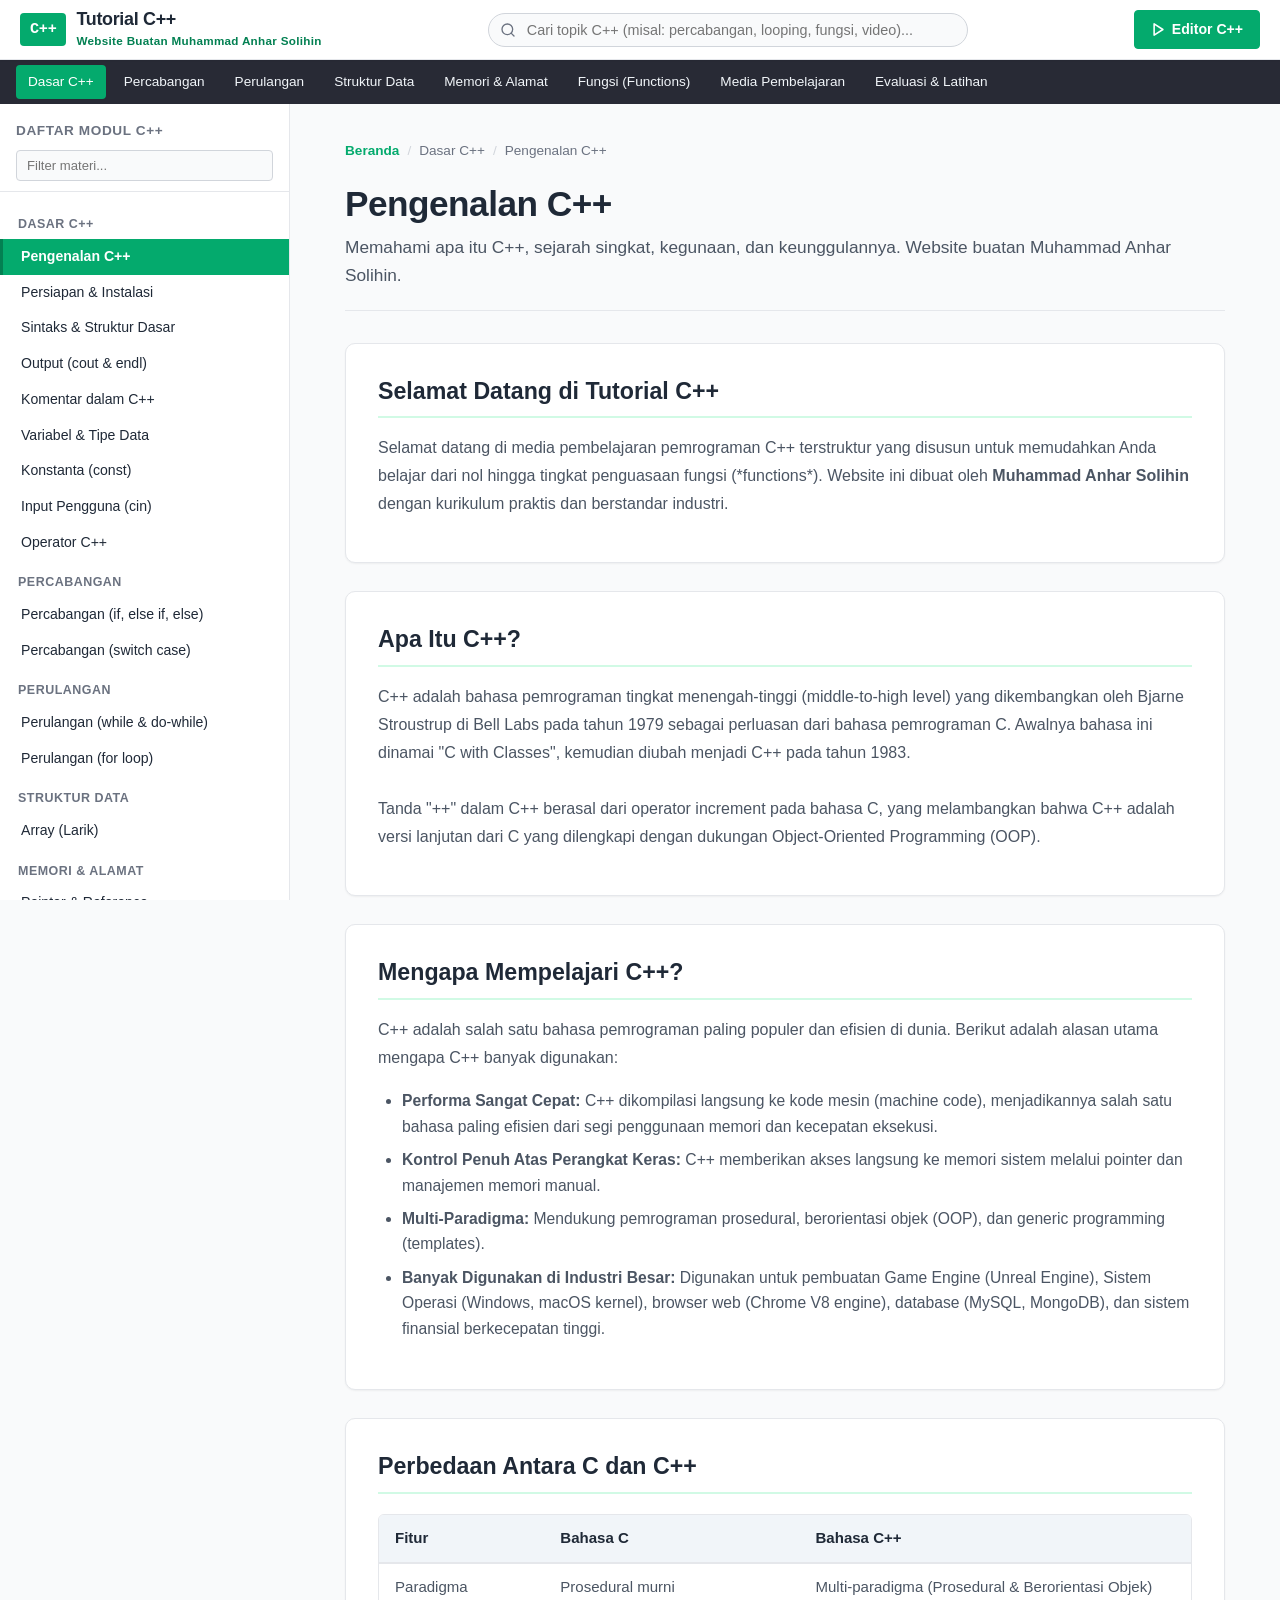
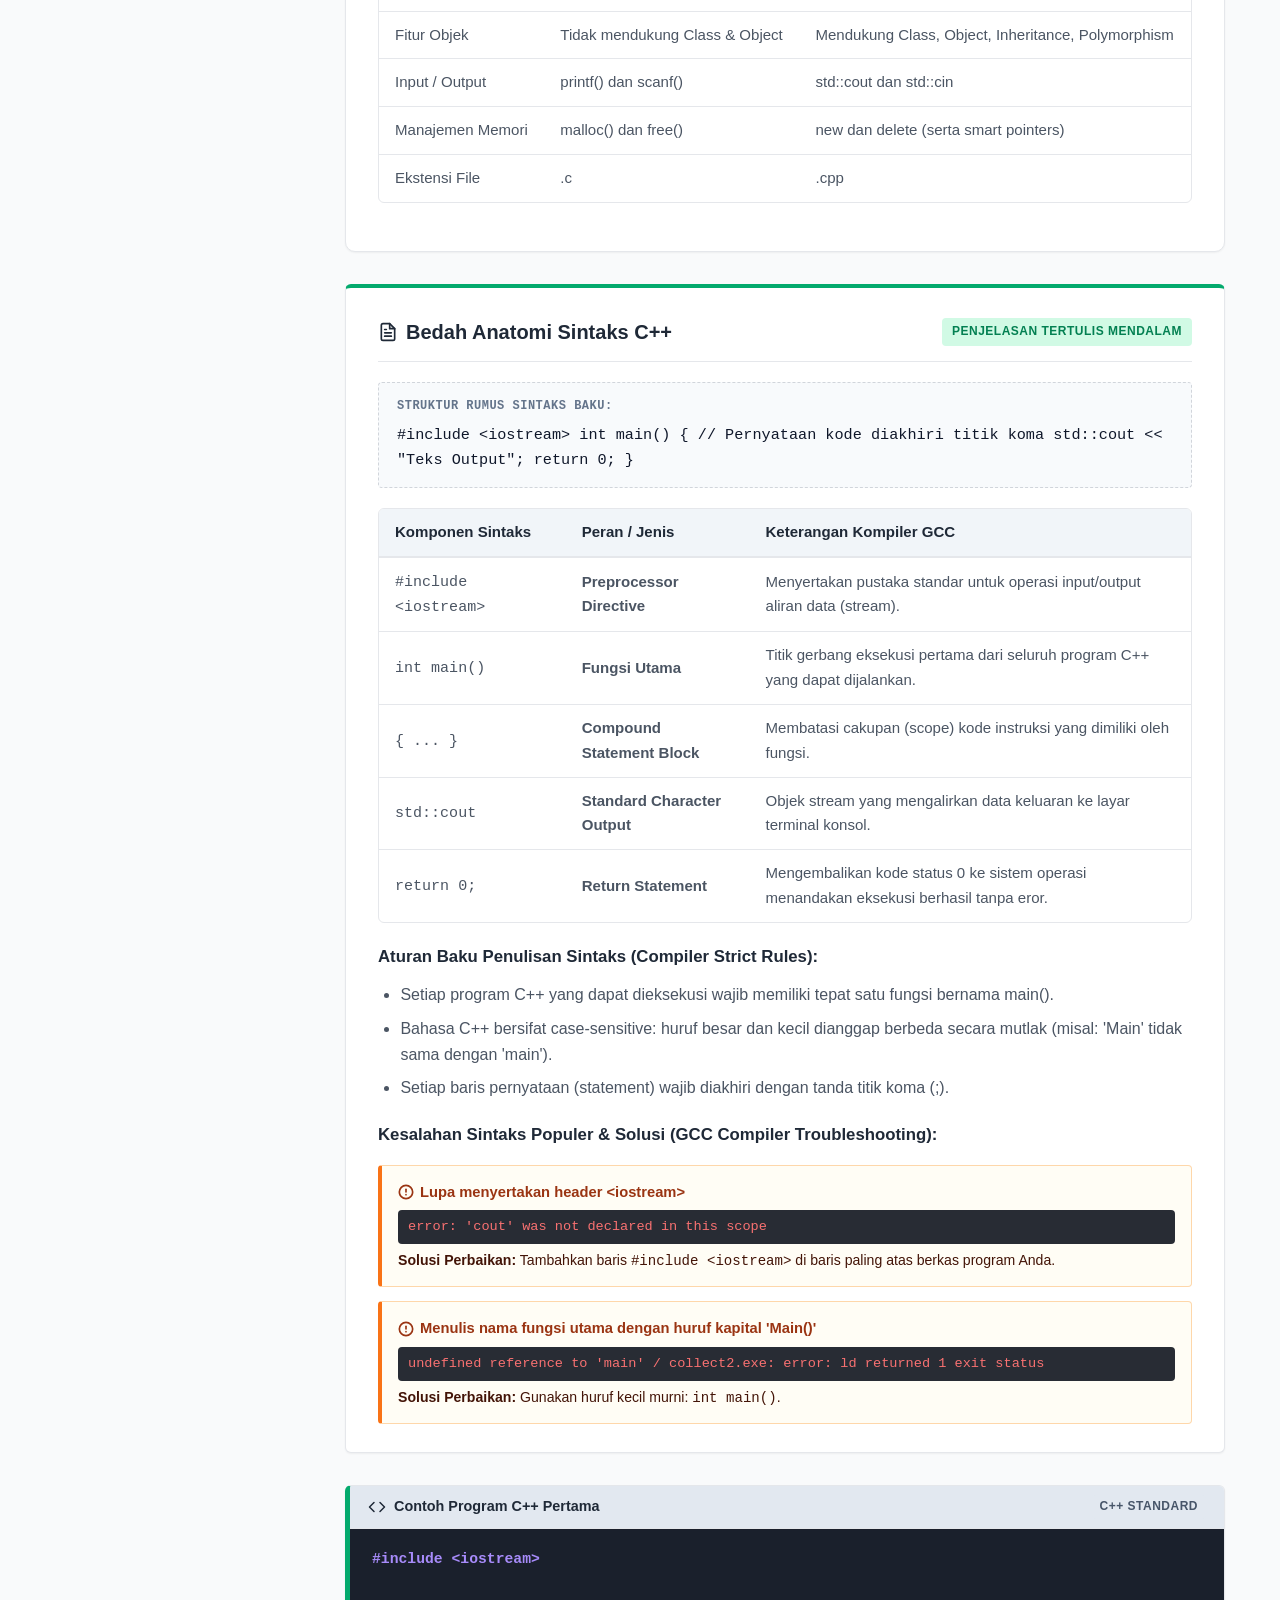
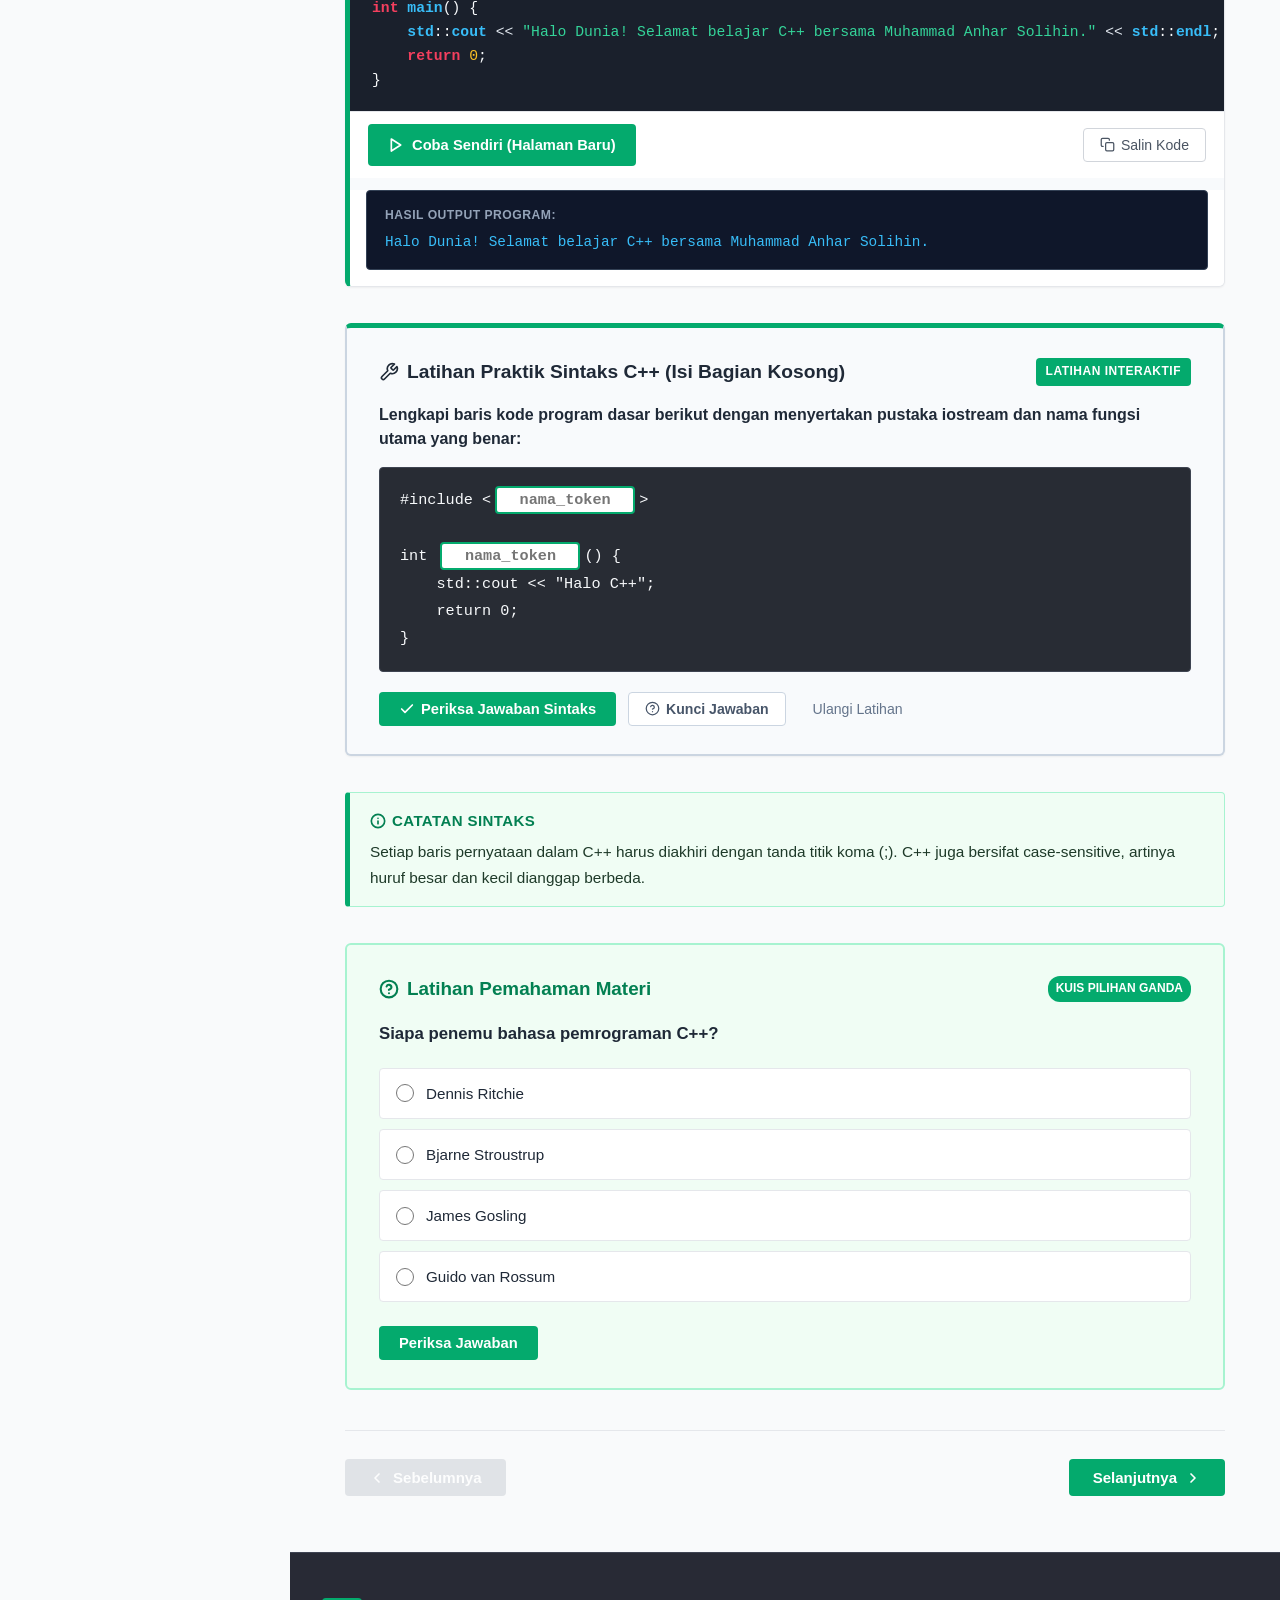
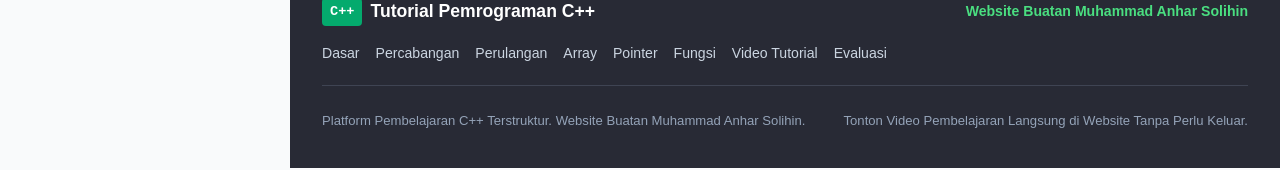
<file: index.html>
<!DOCTYPE html>
<html lang="id">
<head>
  <meta charset="UTF-8">
  <meta name="viewport" content="width=device-width, initial-scale=1.0, viewport-fit=cover">
  <meta name="description" content="Tutorial Belajar Pemrograman C++ Lengkap dari Dasar hingga Function. Website Pembelajaran Interaktif Buatan Muhammad Anhar Solihin dengan Pemutar Video Terintegrasi.">
  <meta name="keywords" content="C++, Belajar C++, Tutorial C++, Pemrograman C++, Dasar C++, Fungsi C++, W3Schools C++, Muhammad Anhar Solihin">
  <meta name="author" content="Muhammad Anhar Solihin">
  <meta name="referrer" content="strict-origin-when-cross-origin">
  <title>Tutorial C++ | Website Buatan Muhammad Anhar Solihin</title>
  
  <link rel="stylesheet" href="css/style.css?v=2.1">
  <link rel="icon" href="data:image/svg+xml,<svg xmlns='http://www.w3.org/2000/svg' viewBox='0 0 100 100'><rect width='100' height='100' rx='20' fill='%2304AA6D'/><text x='50%' y='65%' font-size='52' font-weight='bold' text-anchor='middle' fill='%23ffffff' font-family='monospace'>C++</text></svg>">
</head>
<body>

  <!-- ========================================================================
       TOP NAVIGATION BAR
       ======================================================================== -->
  <header class="top-nav" id="topNav">
    <div class="top-nav-left">
      <button class="mobile-menu-btn" id="mobileMenuBtn" aria-label="Buka Menu Topik">
        <svg width="24" height="24" viewBox="0 0 24 24" fill="none" stroke="currentColor" stroke-width="2" stroke-linecap="round" stroke-linejoin="round">
          <line x1="3" y1="12" x2="21" y2="12"></line>
          <line x1="3" y1="6" x2="21" y2="6"></line>
          <line x1="3" y1="18" x2="21" y2="18"></line>
        </svg>
      </button>

      <a href="index.html" class="brand-logo" title="Tutorial Pemrograman C++ - Muhammad Anhar Solihin">
        <span class="brand-badge">C++</span>
        <div class="brand-text">
          <span class="brand-title">Tutorial C++</span>
          <span class="brand-subtitle">Website Buatan Muhammad Anhar Solihin</span>
        </div>
      </a>
    </div>

    <div class="top-nav-center">
      <div class="search-box">
        <svg class="search-icon" width="16" height="16" viewBox="0 0 24 24" fill="none" stroke="currentColor" stroke-width="2" stroke-linecap="round" stroke-linejoin="round">
          <circle cx="11" cy="11" r="8"></circle>
          <line x1="21" y1="21" x2="16.65" y2="16.65"></line>
        </svg>
        <input type="text" id="mainSearch" class="search-input" placeholder="Cari topik C++ (misal: percabangan, looping, fungsi, video)..." autocomplete="off">
      </div>
    </div>

    <div class="top-nav-right">
      <a href="editor.html" target="_blank" class="nav-action-btn btn-primary" id="topNavRunBtn" title="Buka Editor Interaktif di Halaman Baru">
        <svg width="15" height="15" viewBox="0 0 24 24" fill="none" stroke="currentColor" stroke-width="2.5" stroke-linecap="round" stroke-linejoin="round">
          <polygon points="5 3 19 12 5 21 5 3"></polygon>
        </svg>
        <span class="btn-quick-run-text">Editor C++</span>
      </a>
    </div>
  </header>

  <!-- ========================================================================
       SUBHEADER CATEGORY SCROLLER
       ======================================================================== -->
  <nav class="sub-nav" aria-label="Kategori Materi">
    <div class="sub-nav-track" id="subNavTrack">
      <!-- Dinamis melalui JavaScript -->
    </div>
  </nav>

  <!-- ========================================================================
       MAIN APP CONTAINER (SIDEBAR & CONTENT)
       ======================================================================== -->
  <div class="app-container">
    
    <!-- Mobile Backdrop -->
    <div class="sidebar-backdrop" id="sidebarBackdrop"></div>

    <!-- Left Sidebar -->
    <aside class="sidebar" id="sidebar">
      <div class="sidebar-header">
        <div class="sidebar-title">Daftar Modul C++</div>
        <input type="text" id="sidebarSearch" class="sidebar-search" placeholder="Filter materi..." autocomplete="off">
      </div>
      <div class="sidebar-content" id="sidebarContent">
        <!-- Render dinamis dari TOPICS_DATA -->
      </div>
    </aside>

    <!-- Main Content Wrapper -->
    <main class="main-wrapper" id="mainWrapper">
      <div class="content-inner" id="contentContainer">
        <!-- Render dinamis materi C++ & Video Player -->
      </div>

      <!-- Footer placed inside main-wrapper so it always stays at the natural bottom -->
      <footer class="site-footer">
        <div class="footer-content">
          <div class="footer-top">
            <div class="footer-brand">
              <span class="brand-badge" style="font-size: 0.85rem; padding: 3px 8px;">C++</span>
              <span>Tutorial Pemrograman C++</span>
            </div>
            <div class="footer-author-tag">
              Website Buatan Muhammad Anhar Solihin
            </div>
            <div class="footer-links">
              <a href="#intro" class="footer-link">Dasar</a>
              <a href="#conditions" class="footer-link">Percabangan</a>
              <a href="#while-loop" class="footer-link">Perulangan</a>
              <a href="#arrays" class="footer-link">Array</a>
              <a href="#pointers-references" class="footer-link">Pointer</a>
              <a href="#functions" class="footer-link">Fungsi</a>
              <a href="#video-gallery" class="footer-link">Video Tutorial</a>
              <a href="#quiz-comprehensive" class="footer-link">Evaluasi</a>
            </div>
          </div>
          <div class="footer-bottom">
            <span>Platform Pembelajaran C++ Terstruktur. Website Buatan Muhammad Anhar Solihin.</span>
            <span>Tonton Video Pembelajaran Langsung di Website Tanpa Perlu Keluar.</span>
          </div>
        </div>
      </footer>
    </main>

  </div>

  <!-- Scripts -->
  <script src="js/topics.js?v=2.1"></script>
  <script src="js/app.js?v=2.1"></script>
</body>
</html>
</file>
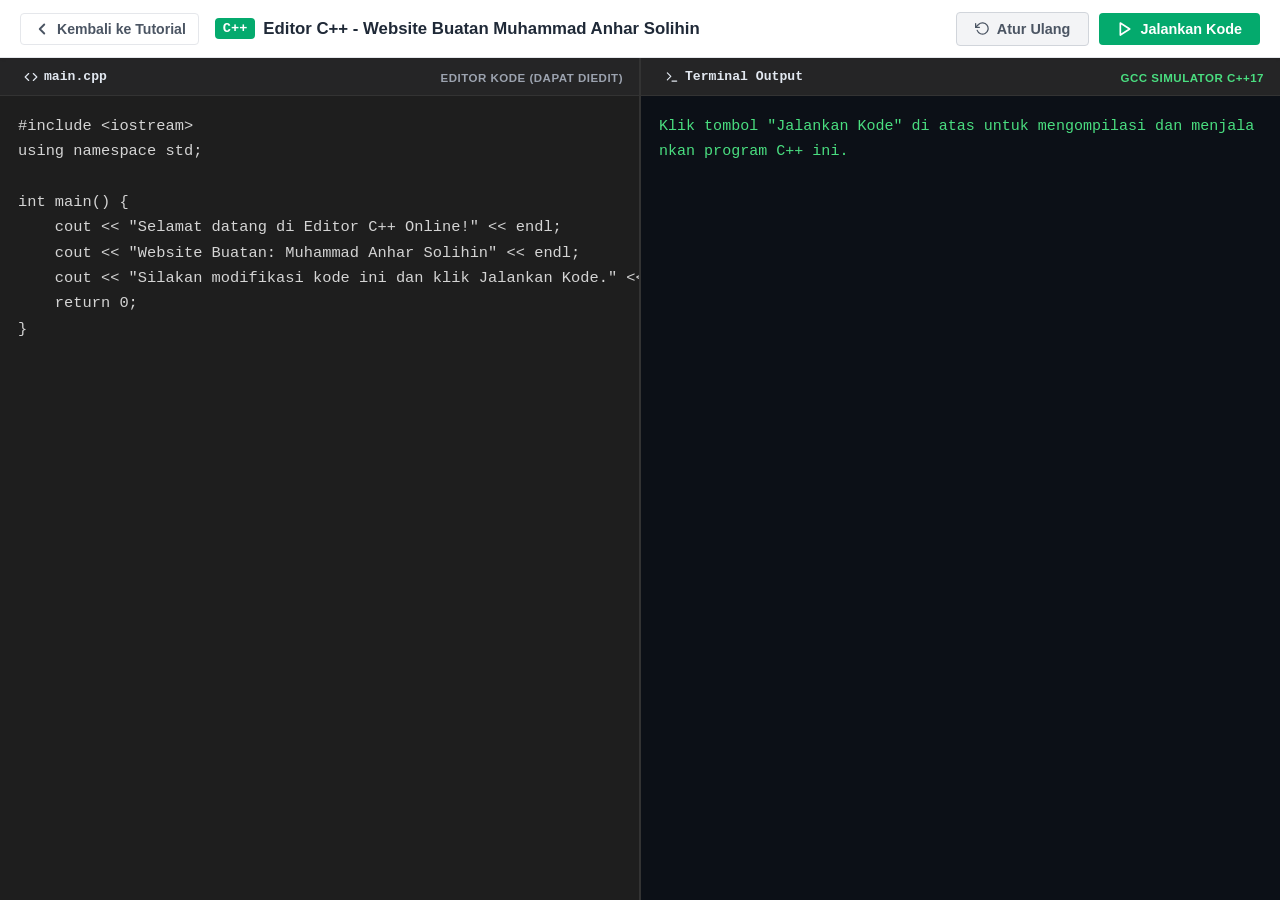
<file: editor.html>
<!DOCTYPE html>
<html lang="id">
<head>
  <meta charset="UTF-8">
  <meta name="viewport" content="width=device-width, initial-scale=1.0, viewport-fit=cover">
  <title>Editor C++ | Website Buatan Muhammad Anhar Solihin</title>
  <meta name="description" content="Editor C++ online interaktif bergaya W3Schools. Website buatan Muhammad Anhar Solihin.">
  <link rel="stylesheet" href="css/editor.css">
  <link rel="icon" href="data:image/svg+xml,<svg xmlns='http://www.w3.org/2000/svg' viewBox='0 0 100 100'><rect width='100' height='100' rx='20' fill='%2304AA6D'/><text x='50%' y='65%' font-size='52' font-weight='bold' text-anchor='middle' fill='%23ffffff' font-family='monospace'>C++</text></svg>">
</head>
<body>

  <!-- ========================================================================
       EDITOR TOP BAR
       ======================================================================== -->
  <header class="editor-header">
    <div class="editor-header-left">
      <a href="index.html" class="btn-back-tutorial" id="btnBackTutorial" title="Kembali ke halaman materi">
        <svg width="18" height="18" viewBox="0 0 24 24" fill="none" stroke="currentColor" stroke-width="2.5" stroke-linecap="round" stroke-linejoin="round">
          <polyline points="15 18 9 12 15 6"></polyline>
        </svg>
        <span>Kembali ke Tutorial</span>
      </a>

      <div class="editor-brand">
        <span class="editor-brand-badge">C++</span>
        <span class="editor-brand-text" id="topicNameLabel">Editor C++ - Website Buatan Muhammad Anhar Solihin</span>
      </div>
    </div>

    <div class="editor-header-right">
      <button class="btn-editor-action btn-reset" id="btnResetCode" title="Kembalikan kode awal">
        <svg width="15" height="15" viewBox="0 0 24 24" fill="none" stroke="currentColor" stroke-width="2" stroke-linecap="round" stroke-linejoin="round">
          <polyline points="1 4 1 10 7 10"></polyline>
          <path d="M3.51 15a9 9 0 1 0 2.13-9.36L1 10"></path>
        </svg>
        <span>Atur Ulang</span>
      </button>

      <button class="btn-editor-action btn-run" id="btnRunCode" title="Kompilasi dan jalankan kode">
        <svg width="16" height="16" viewBox="0 0 24 24" fill="none" stroke="currentColor" stroke-width="2.5" stroke-linecap="round" stroke-linejoin="round">
          <polygon points="5 3 19 12 5 21 5 3"></polygon>
        </svg>
        <span>Jalankan Kode</span>
      </button>
    </div>
  </header>

  <!-- ========================================================================
       WORKSPACE CONTAINER (SPLIT SCREEN: CODE & TERMINAL)
       ======================================================================== -->
  <main class="editor-workspace">
    
    <!-- Code Editor Section -->
    <section class="workspace-pane editor-section">
      <div class="pane-bar">
        <div class="pane-bar-left">
          <span class="pane-tab active">
            <svg width="14" height="14" viewBox="0 0 24 24" fill="none" stroke="currentColor" stroke-width="2" stroke-linecap="round" stroke-linejoin="round">
              <polyline points="16 18 22 12 16 6"></polyline>
              <polyline points="8 6 2 12 8 18"></polyline>
            </svg>
            main.cpp
          </span>
        </div>
        <div class="pane-bar-right">
          <span class="pane-status-tag">Editor Kode (Dapat Diedit)</span>
        </div>
      </div>

      <div class="editor-body">
        <textarea id="codeEditorArea" class="code-editor-textarea" spellcheck="false" placeholder="Tuliskan kode program C++ di sini..."></textarea>
      </div>
    </section>

    <!-- Terminal Output Section -->
    <section class="workspace-pane output-section">
      <div class="pane-bar">
        <div class="pane-bar-left">
          <span class="pane-tab active">
            <svg width="14" height="14" viewBox="0 0 24 24" fill="none" stroke="currentColor" stroke-width="2" stroke-linecap="round" stroke-linejoin="round">
              <polyline points="4 17 10 11 4 5"></polyline>
              <line x1="12" y1="19" x2="20" y2="19"></line>
            </svg>
            Terminal Output
          </span>
        </div>
        <div class="pane-bar-right">
          <span class="pane-status-tag tag-green">GCC Simulator C++17</span>
        </div>
      </div>

      <div class="output-body">
        <pre id="terminalOutputConsole" class="terminal-console"></pre>
      </div>
    </section>

  </main>

  <!-- Scripts -->
  <script src="js/topics.js"></script>
  <script src="js/editor.js"></script>
</body>
</html>
</file>
<file: css/style.css>
/* ==========================================================================
   C++ LEARNING PLATFORM - W3SCHOOLS STYLE (GREEN & WHITE)
   WEBSITE BUATAN MUHAMMAD ANHAR SOLIHIN
   RESPONSIVE DESIGN (MOBILE, IPHONE, TABLET, LAPTOP, MACBOOK, DESKTOP)
   STRICTLY NO EMOTICONS / EMOJIS
   ========================================================================== */

:root {
  --primary-color: #04AA6D;
  --primary-dark: #038052;
  --primary-light: #e8f5e9;
  --primary-subtle: #d1fae5;
  --primary-border: #a7f3d0;
  
  --bg-white: #ffffff;
  --bg-page: #f9fafb;
  --bg-sidebar: #ffffff;
  --bg-card: #ffffff;
  --bg-code-header: #2d3748;
  --bg-code: #1a202c;
  --bg-output: #0f172a;
  --bg-note: #f0fdf4;
  --bg-alert: #fffbeb;
  
  --text-primary: #1f2937;
  --text-secondary: #4b5563;
  --text-muted: #6b7280;
  --text-light: #f3f4f6;
  --text-green: #04AA6D;
  
  --border-light: #e5e7eb;
  --border-medium: #d1d5db;
  --border-green: #04AA6D;
  --border-alert: #fde68a;
  
  --sidebar-width: 290px;
  --header-height: 60px;
  --subheader-height: 44px;
  --total-nav-height: 104px;
  
  --font-main: -apple-system, BlinkMacSystemFont, "Segoe UI", Roboto, "Helvetica Neue", Arial, sans-serif;
  --font-mono: "Fira Code", SFMono-Regular, Menlo, Monaco, Consolas, "Liberation Mono", "Courier New", monospace;
  
  --radius-sm: 4px;
  --radius-md: 6px;
  --radius-lg: 10px;
  --shadow-sm: 0 1px 2px 0 rgba(0, 0, 0, 0.05);
  --shadow-md: 0 4px 6px -1px rgba(0, 0, 0, 0.1), 0 2px 4px -1px rgba(0, 0, 0, 0.06);
  --shadow-lg: 0 10px 15px -3px rgba(0, 0, 0, 0.1), 0 4px 6px -2px rgba(0, 0, 0, 0.05);
  --shadow-xl: 0 20px 25px -5px rgba(0, 0, 0, 0.15), 0 10px 10px -5px rgba(0, 0, 0, 0.04);
}

* {
  box-sizing: border-box;
  margin: 0;
  padding: 0;
  -webkit-tap-highlight-color: transparent;
}

html {
  font-size: 16px;
  scroll-behavior: smooth;
  min-height: 100%;
}

body {
  font-family: var(--font-main);
  background-color: var(--bg-page);
  color: var(--text-primary);
  line-height: 1.65;
  min-height: 100%;
  -webkit-font-smoothing: antialiased;
  -moz-osx-font-smoothing: grayscale;
}

/* ==========================================================================
   HEADER NAVIGATION (TOP BAR)
   ========================================================================== */
.top-nav {
  position: fixed;
  top: 0;
  left: 0;
  right: 0;
  height: var(--header-height);
  background: var(--bg-white);
  border-bottom: 1px solid var(--border-light);
  display: flex;
  align-items: center;
  justify-content: space-between;
  padding: 0 1.25rem;
  z-index: 1000;
  box-shadow: var(--shadow-sm);
}

.top-nav-left {
  display: flex;
  align-items: center;
  gap: 12px;
}

.mobile-menu-btn {
  display: none;
  background: transparent;
  border: none;
  cursor: pointer;
  padding: 8px;
  color: var(--text-secondary);
  border-radius: var(--radius-sm);
  align-items: center;
  justify-content: center;
}

.mobile-menu-btn:hover {
  background-color: var(--primary-light);
  color: var(--primary-color);
}

.brand-logo {
  display: flex;
  align-items: center;
  gap: 10px;
  text-decoration: none;
  color: var(--text-primary);
  font-weight: 700;
  font-size: 1.25rem;
  letter-spacing: -0.3px;
}

.brand-badge {
  background: var(--primary-color);
  color: var(--bg-white);
  font-family: var(--font-mono);
  font-weight: 800;
  font-size: 0.95rem;
  padding: 4px 10px;
  border-radius: var(--radius-sm);
  display: inline-flex;
  align-items: center;
  justify-content: center;
}

.brand-text {
  display: flex;
  flex-direction: column;
}

.brand-title {
  font-size: 1.12rem;
  font-weight: 700;
  color: var(--text-primary);
  line-height: 1.2;
}

.brand-subtitle {
  font-size: 0.73rem;
  color: var(--primary-dark);
  font-weight: 600;
  letter-spacing: 0.3px;
}

.top-nav-center {
  flex: 1;
  max-width: 480px;
  margin: 0 1.5rem;
}

.search-box {
  position: relative;
  width: 100%;
}

.search-icon {
  position: absolute;
  left: 12px;
  top: 50%;
  transform: translateY(-50%);
  color: var(--text-muted);
  pointer-events: none;
}

.search-input {
  width: 100%;
  padding: 8px 12px 8px 38px;
  font-size: 0.9rem;
  border: 1px solid var(--border-medium);
  border-radius: 20px;
  background-color: var(--bg-page);
  color: var(--text-primary);
  outline: none;
  transition: all 0.2s ease;
}

.search-input:focus {
  border-color: var(--primary-color);
  background-color: var(--bg-white);
  box-shadow: 0 0 0 3px rgba(4, 170, 109, 0.15);
}

.top-nav-right {
  display: flex;
  align-items: center;
  gap: 10px;
}

.nav-action-btn {
  background: var(--bg-white);
  color: var(--text-secondary);
  border: 1px solid var(--border-medium);
  padding: 7px 16px;
  font-size: 0.88rem;
  font-weight: 600;
  border-radius: var(--radius-sm);
  cursor: pointer;
  display: inline-flex;
  align-items: center;
  gap: 6px;
  transition: all 0.2s ease;
  text-decoration: none;
}

.nav-action-btn:hover {
  border-color: var(--primary-color);
  color: var(--primary-color);
  background-color: var(--primary-light);
}

.nav-action-btn.btn-primary {
  background-color: var(--primary-color);
  color: var(--bg-white);
  border-color: var(--primary-color);
}

.nav-action-btn.btn-primary:hover {
  background-color: var(--primary-dark);
  border-color: var(--primary-dark);
}

/* ==========================================================================
   SUBHEADER CATEGORY SCROLLER
   ========================================================================== */
.sub-nav {
  position: fixed;
  top: var(--header-height);
  left: 0;
  right: 0;
  height: var(--subheader-height);
  background-color: #282A35;
  color: #ffffff;
  display: flex;
  align-items: center;
  overflow-x: auto;
  overflow-y: hidden;
  padding: 0 1rem;
  z-index: 990;
  scrollbar-width: none;
  -webkit-overflow-scrolling: touch;
}

.sub-nav::-webkit-scrollbar {
  display: none;
}

.sub-nav-track {
  display: flex;
  gap: 6px;
  white-space: nowrap;
}

.sub-nav-item {
  color: #f1f5f9;
  text-decoration: none;
  font-size: 0.85rem;
  padding: 6px 12px;
  border-radius: var(--radius-sm);
  font-weight: 500;
  transition: background-color 0.15s ease, color 0.15s ease;
  cursor: pointer;
}

.sub-nav-item:hover,
.sub-nav-item.active {
  background-color: var(--primary-color);
  color: #ffffff;
}

/* ==========================================================================
   MAIN APP CONTAINER & SIDEBAR
   ========================================================================== */
.app-container {
  min-height: 100vh;
  position: relative;
}

.sidebar {
  width: var(--sidebar-width);
  background-color: var(--bg-sidebar);
  border-right: 1px solid var(--border-light);
  height: calc(100vh - var(--total-nav-height));
  position: fixed;
  top: var(--total-nav-height);
  left: 0;
  bottom: 0;
  overflow-y: auto;
  overflow-x: hidden;
  z-index: 900;
  display: flex;
  flex-direction: column;
  transition: transform 0.25s cubic-bezier(0.4, 0, 0.2, 1);
}

.sidebar::-webkit-scrollbar {
  width: 6px;
}

.sidebar::-webkit-scrollbar-track {
  background: #f1f1f1;
}

.sidebar::-webkit-scrollbar-thumb {
  background: #cbd5e1;
  border-radius: 3px;
}

.sidebar::-webkit-scrollbar-thumb:hover {
  background: #94a3b8;
}

.sidebar-header {
  padding: 16px 16px 10px 16px;
  border-bottom: 1px solid var(--border-light);
  background: var(--bg-white);
  position: sticky;
  top: 0;
  z-index: 5;
}

.sidebar-title {
  font-size: 0.85rem;
  font-weight: 700;
  text-transform: uppercase;
  color: var(--text-muted);
  letter-spacing: 0.6px;
  margin-bottom: 8px;
}

.sidebar-search {
  width: 100%;
  padding: 7px 10px;
  font-size: 0.82rem;
  border: 1px solid var(--border-medium);
  border-radius: var(--radius-sm);
  background: var(--bg-page);
  color: var(--text-primary);
  outline: none;
}

.sidebar-search:focus {
  border-color: var(--primary-color);
  background: var(--bg-white);
}

.sidebar-content {
  padding: 10px 0;
  flex: 1;
}

.topic-group-title {
  font-size: 0.78rem;
  font-weight: 700;
  text-transform: uppercase;
  color: var(--text-muted);
  padding: 12px 18px 4px 18px;
  letter-spacing: 0.5px;
}

.topic-item {
  display: block;
  padding: 8px 18px;
  color: var(--text-primary);
  text-decoration: none;
  font-size: 0.88rem;
  line-height: 1.4;
  border-left: 3px solid transparent;
  transition: all 0.15s ease;
  cursor: pointer;
}

.topic-item:hover {
  background-color: var(--primary-light);
  color: var(--primary-dark);
}

.topic-item.active {
  background-color: var(--primary-color);
  color: var(--bg-white);
  font-weight: 600;
  border-left-color: var(--primary-dark);
}

.sidebar-backdrop {
  display: none;
  position: fixed;
  inset: 0;
  background-color: rgba(0, 0, 0, 0.5);
  z-index: 850;
  backdrop-filter: blur(2px);
}

/* ==========================================================================
   MAIN CONTENT WRAPPER
   ========================================================================== */
.main-wrapper {
  margin-left: var(--sidebar-width);
  margin-top: var(--total-nav-height);
  min-height: calc(100vh - var(--total-nav-height));
  display: flex;
  flex-direction: column;
  justify-content: space-between;
  background-color: var(--bg-page);
}

.content-inner {
  max-width: 960px;
  margin: 0 auto;
  width: 100%;
  padding: 2.25rem 2.5rem 3.5rem 2.5rem;
  flex: 1;
}

.breadcrumb {
  display: flex;
  align-items: center;
  gap: 8px;
  font-size: 0.85rem;
  color: var(--text-muted);
  margin-bottom: 1.25rem;
}

.breadcrumb a {
  color: var(--primary-color);
  text-decoration: none;
  font-weight: 600;
}

.breadcrumb a:hover {
  text-decoration: underline;
}

.breadcrumb-separator {
  color: var(--border-medium);
}

.topic-header {
  margin-bottom: 2rem;
  padding-bottom: 1.25rem;
  border-bottom: 1px solid var(--border-light);
}

.topic-main-title {
  font-size: 2.2rem;
  font-weight: 800;
  color: var(--text-primary);
  line-height: 1.25;
  margin-bottom: 0.5rem;
  letter-spacing: -0.5px;
}

.topic-subtitle {
  font-size: 1.08rem;
  color: var(--text-secondary);
  line-height: 1.6;
}

/* ==========================================================================
   CONTENT BLOCKS & TYPOGRAPHY
   ========================================================================== */
.content-section {
  background: var(--bg-card);
  padding: 1.75rem 2rem;
  border-radius: var(--radius-lg);
  border: 1px solid var(--border-light);
  box-shadow: var(--shadow-sm);
  margin-bottom: 1.75rem;
}

.content-section h2 {
  font-size: 1.45rem;
  font-weight: 700;
  color: var(--text-primary);
  margin-bottom: 1rem;
  padding-bottom: 0.4rem;
  border-bottom: 2px solid var(--primary-subtle);
  display: flex;
  align-items: center;
  gap: 8px;
}

.content-section h3 {
  font-size: 1.15rem;
  font-weight: 700;
  color: var(--text-primary);
  margin: 1.25rem 0 0.6rem 0;
}

.content-section p {
  color: var(--text-secondary);
  margin-bottom: 1rem;
  font-size: 1rem;
  line-height: 1.75;
}

.content-section ul,
.content-section ol {
  margin: 0 0 1.2rem 1.5rem;
  color: var(--text-secondary);
}

.content-section li {
  margin-bottom: 0.45rem;
  font-size: 0.98rem;
  line-height: 1.65;
}

.inline-code {
  background-color: #f1f5f9;
  color: #d91b42;
  font-family: var(--font-mono);
  font-size: 0.88em;
  padding: 2px 6px;
  border-radius: 4px;
  border: 1px solid #e2e8f0;
}

/* ==========================================================================
   VIDEO EMBED CARD (PLAY INSIDE WEBSITE)
   ========================================================================== */
.video-card {
  background: var(--bg-card);
  border: 1px solid var(--border-light);
  border-left: 5px solid #ef4444;
  border-radius: var(--radius-md);
  padding: 1.5rem 1.75rem;
  margin: 1.75rem 0;
  box-shadow: var(--shadow-sm);
}

.video-card-header {
  display: flex;
  align-items: center;
  justify-content: space-between;
  margin-bottom: 0.6rem;
  flex-wrap: wrap;
  gap: 8px;
}

.video-card-title {
  font-size: 1.15rem;
  font-weight: 700;
  color: var(--text-primary);
  display: flex;
  align-items: center;
  gap: 8px;
}

.video-badge {
  background-color: #ef4444;
  color: #ffffff;
  font-size: 0.72rem;
  font-weight: 700;
  padding: 3px 8px;
  border-radius: 4px;
  letter-spacing: 0.5px;
  text-transform: uppercase;
}

.video-card-desc {
  font-size: 0.94rem;
  color: var(--text-secondary);
  margin-bottom: 1rem;
  line-height: 1.6;
}

.video-wrapper {
  position: relative;
  width: 100%;
  padding-bottom: 56.25%; /* 16:9 Aspect Ratio */
  height: 0;
  overflow: hidden;
  border-radius: var(--radius-md);
  background-color: #000000;
  box-shadow: var(--shadow-md);
}

.video-wrapper iframe {
  position: absolute;
  top: 0;
  left: 0;
  width: 100%;
  height: 100%;
  border: 0;
}

.video-file-alert {
  background-color: #fffbeb;
  border: 1px solid #fde68a;
  border-radius: var(--radius-sm);
  padding: 10px 14px;
  margin-bottom: 1rem;
  display: flex;
  align-items: flex-start;
  gap: 10px;
  font-size: 0.88rem;
  color: #92400e;
  line-height: 1.5;
}

.video-file-alert svg {
  flex-shrink: 0;
  margin-top: 2px;
}

.video-file-alert strong {
  display: block;
  font-weight: 700;
  margin-bottom: 2px;
}

.video-file-alert code {
  background: #fef3c7;
  padding: 1px 4px;
  border-radius: 3px;
  font-family: var(--font-mono);
}

.video-footer-actions {
  display: flex;
  align-items: center;
  justify-content: space-between;
  margin-top: 12px;
  padding-top: 10px;
  border-top: 1px solid var(--border-light);
  flex-wrap: wrap;
  gap: 8px;
}

.btn-watch-youtube {
  background-color: #ffffff;
  color: #ef4444;
  border: 1px solid #fca5a5;
  padding: 7px 14px;
  font-size: 0.85rem;
  font-weight: 600;
  border-radius: var(--radius-sm);
  text-decoration: none;
  display: inline-flex;
  align-items: center;
  gap: 6px;
  transition: all 0.15s ease;
}

.btn-watch-youtube:hover {
  background-color: #fef2f2;
  border-color: #ef4444;
  color: #b91c1c;
}

.video-footer-hint {
  font-size: 0.78rem;
  color: var(--text-muted);
}

/* ==========================================================================
   CODE EXAMPLE BOX (W3SCHOOLS SIGNATURE STYLE)
   ========================================================================== */
.example-box {
  background-color: #f8fafc;
  border: 1px solid var(--border-light);
  border-left: 5px solid var(--primary-color);
  border-radius: var(--radius-md);
  margin: 1.75rem 0;
  overflow: hidden;
  box-shadow: var(--shadow-sm);
}

.example-box-header {
  background-color: #e2e8f0;
  padding: 9px 18px;
  display: flex;
  align-items: center;
  justify-content: space-between;
  font-size: 0.9rem;
  font-weight: 600;
  color: var(--text-primary);
  border-bottom: 1px solid var(--border-light);
}

.example-title {
  display: flex;
  align-items: center;
  gap: 8px;
}

.code-wrapper {
  position: relative;
  background-color: var(--bg-code);
  color: #f8fafc;
  padding: 18px 22px;
  overflow-x: auto;
  font-family: var(--font-mono);
  font-size: 0.92rem;
  line-height: 1.65;
}

.code-wrapper code {
  font-family: var(--font-mono);
  display: block;
  white-space: pre;
}

/* Syntax Highlighting Colors */
.tok-kw { color: #f43f5e; font-weight: 600; }
.tok-dir { color: #a78bfa; font-weight: 600; }
.tok-str { color: #34d399; }
.tok-num { color: #fbbf24; }
.tok-com { color: #94a3b8; font-style: italic; }
.tok-fn { color: #38bdf8; font-weight: 600; }
.tok-op { color: #e2e8f0; }

.example-box-footer {
  padding: 12px 18px;
  background-color: #ffffff;
  display: flex;
  align-items: center;
  justify-content: space-between;
  border-top: 1px solid var(--border-light);
  gap: 10px;
  flex-wrap: wrap;
}

.btn-try {
  background-color: var(--primary-color);
  color: #ffffff;
  border: none;
  padding: 9px 20px;
  font-size: 0.92rem;
  font-weight: 600;
  border-radius: var(--radius-sm);
  cursor: pointer;
  display: inline-flex;
  align-items: center;
  gap: 8px;
  transition: background-color 0.15s ease;
}

.btn-try:hover {
  background-color: var(--primary-dark);
}

.btn-copy {
  background-color: var(--bg-white);
  color: var(--text-secondary);
  border: 1px solid var(--border-medium);
  padding: 8px 16px;
  font-size: 0.88rem;
  font-weight: 500;
  border-radius: var(--radius-sm);
  cursor: pointer;
  display: inline-flex;
  align-items: center;
  gap: 6px;
  transition: all 0.15s ease;
}

.btn-copy:hover {
  border-color: var(--text-primary);
  color: var(--text-primary);
}

.btn-copy.copied {
  background-color: var(--primary-light);
  color: var(--primary-dark);
  border-color: var(--primary-color);
}

/* Expected Output Box */
.output-box {
  margin-top: 12px;
  background-color: var(--bg-output);
  border-radius: var(--radius-sm);
  padding: 14px 18px;
  border: 1px solid #334155;
}

.output-title {
  font-size: 0.76rem;
  text-transform: uppercase;
  color: #94a3b8;
  font-weight: 700;
  letter-spacing: 0.5px;
  margin-bottom: 6px;
}

.output-content {
  font-family: var(--font-mono);
  color: #38bdf8;
  font-size: 0.9rem;
  white-space: pre-wrap;
  word-break: break-all;
}

/* ==========================================================================
   NOTE & TIP BOXES (NO EMOJIS)
   ========================================================================== */
.note-box {
  background-color: var(--bg-note);
  border: 1px solid var(--primary-border);
  border-left: 5px solid var(--primary-color);
  padding: 16px 20px;
  border-radius: var(--radius-sm);
  margin: 1.5rem 0;
}

.note-box-title {
  font-weight: 700;
  color: var(--primary-dark);
  font-size: 0.94rem;
  text-transform: uppercase;
  letter-spacing: 0.4px;
  margin-bottom: 6px;
  display: flex;
  align-items: center;
  gap: 6px;
}

.note-box-body {
  font-size: 0.96rem;
  color: #1e3a29;
  line-height: 1.65;
}

/* ==========================================================================
   DATA TABLES
   ========================================================================== */
.table-responsive {
  overflow-x: auto;
  margin: 1.25rem 0;
  border: 1px solid var(--border-light);
  border-radius: var(--radius-md);
  background: var(--bg-white);
}

.tutorial-table {
  width: 100%;
  border-collapse: collapse;
  text-align: left;
  font-size: 0.94rem;
}

.tutorial-table th {
  background-color: #f1f5f9;
  color: var(--text-primary);
  font-weight: 700;
  padding: 11px 16px;
  border-bottom: 2px solid var(--border-light);
  white-space: nowrap;
}

.tutorial-table td {
  padding: 11px 16px;
  border-bottom: 1px solid var(--border-light);
  color: var(--text-secondary);
}

.tutorial-table tr:last-child td {
  border-bottom: none;
}

.tutorial-table tr:hover {
  background-color: #f8fafc;
}

/* ==========================================================================
   INTERACTIVE QUIZ / EXERCISE SECTION
   ========================================================================== */
.exercise-box {
  background-color: #f0fdf4;
  border: 2px solid var(--primary-border);
  border-radius: var(--radius-md);
  padding: 1.75rem 2rem;
  margin: 2.25rem 0;
}

.exercise-header {
  display: flex;
  align-items: center;
  justify-content: space-between;
  margin-bottom: 1rem;
}

.exercise-title {
  font-size: 1.18rem;
  font-weight: 700;
  color: var(--primary-dark);
  display: flex;
  align-items: center;
  gap: 8px;
}

.exercise-badge {
  background-color: var(--primary-color);
  color: #ffffff;
  font-size: 0.75rem;
  font-weight: 700;
  padding: 3px 8px;
  border-radius: 12px;
  text-transform: uppercase;
}

.exercise-question {
  font-size: 1.05rem;
  font-weight: 600;
  color: var(--text-primary);
  margin-bottom: 1.25rem;
}

.exercise-options {
  display: flex;
  flex-direction: column;
  gap: 10px;
  margin-bottom: 1.5rem;
}

.quiz-option-label {
  display: flex;
  align-items: center;
  gap: 12px;
  background-color: #ffffff;
  padding: 12px 16px;
  border: 1px solid var(--border-light);
  border-radius: var(--radius-sm);
  cursor: pointer;
  transition: all 0.15s ease;
  font-size: 0.95rem;
}

.quiz-option-label:hover {
  background-color: #f9fafb;
  border-color: var(--primary-color);
}

.quiz-option-label input[type="radio"] {
  accent-color: var(--primary-color);
  width: 18px;
  height: 18px;
}

.exercise-actions {
  display: flex;
  align-items: center;
  gap: 10px;
}

.btn-check-quiz {
  background-color: var(--primary-color);
  color: #ffffff;
  border: none;
  padding: 9px 20px;
  font-size: 0.92rem;
  font-weight: 600;
  border-radius: var(--radius-sm);
  cursor: pointer;
  transition: background-color 0.15s ease;
}

.btn-check-quiz:hover {
  background-color: var(--primary-dark);
}

.quiz-feedback {
  margin-top: 14px;
  padding: 12px 16px;
  border-radius: var(--radius-sm);
  font-size: 0.95rem;
  display: none;
  font-weight: 600;
  line-height: 1.6;
}

.quiz-feedback.correct {
  display: block;
  background-color: #dcfce7;
  color: #166534;
  border: 1px solid #86efac;
}

.quiz-feedback.incorrect {
  display: block;
  background-color: #fee2e2;
  color: #991b1b;
  border: 1px solid #fca5a5;
}

/* ==========================================================================
   DEEP SYNTAX ANATOMY & GCC ERROR BREAKDOWN
   ========================================================================== */
.syntax-guide-box {
  background: var(--bg-white);
  border: 1px solid var(--border-light);
  border-top: 4px solid var(--primary-color);
  border-radius: var(--radius-md);
  padding: 1.75rem 2rem;
  margin: 2rem 0;
  box-shadow: var(--shadow-sm);
}

.syntax-guide-header {
  display: flex;
  align-items: center;
  justify-content: space-between;
  margin-bottom: 1.25rem;
  padding-bottom: 0.75rem;
  border-bottom: 1px solid var(--border-light);
  flex-wrap: wrap;
  gap: 10px;
}

.syntax-guide-title {
  font-size: 1.25rem;
  font-weight: 700;
  color: var(--text-primary);
  display: flex;
  align-items: center;
  gap: 8px;
}

.syntax-guide-badge {
  background-color: var(--primary-subtle);
  color: var(--primary-dark);
  font-size: 0.75rem;
  font-weight: 700;
  padding: 4px 10px;
  border-radius: 4px;
  text-transform: uppercase;
  letter-spacing: 0.5px;
}

.syntax-formula-card {
  background: #f8fafc;
  border: 1px dashed var(--border-medium);
  border-radius: var(--radius-sm);
  padding: 14px 18px;
  margin-bottom: 1.25rem;
  font-family: var(--font-mono);
  font-size: 0.95rem;
  color: #0f172a;
  overflow-x: auto;
}

.syntax-formula-label {
  display: block;
  font-family: var(--font-sans);
  font-size: 0.75rem;
  font-weight: 700;
  text-transform: uppercase;
  color: #64748b;
  letter-spacing: 0.5px;
  margin-bottom: 6px;
}

.syntax-rules-list {
  margin: 0.75rem 0 1.25rem 1.4rem;
  color: var(--text-secondary);
}

.syntax-rules-list li {
  margin-bottom: 0.5rem;
  line-height: 1.6;
}

.syntax-error-grid {
  display: grid;
  grid-template-columns: 1fr;
  gap: 14px;
  margin-top: 1rem;
}

.syntax-error-item {
  background: #fffdf5;
  border: 1px solid #fed7aa;
  border-left: 4px solid #f97316;
  border-radius: var(--radius-sm);
  padding: 14px 16px;
}

.syntax-error-title {
  font-weight: 700;
  color: #9a3412;
  font-size: 0.92rem;
  margin-bottom: 6px;
  display: flex;
  align-items: center;
  gap: 6px;
}

.syntax-error-snippet {
  background: #282c34;
  color: #f87171;
  padding: 6px 10px;
  border-radius: 4px;
  font-family: var(--font-mono);
  font-size: 0.85rem;
  margin: 6px 0;
  overflow-x: auto;
}

.syntax-error-fix {
  font-size: 0.88rem;
  color: #431407;
  line-height: 1.5;
  margin-top: 4px;
}

/* ==========================================================================
   FILL-IN-THE-BLANK SYNTAX EXERCISE (W3SCHOOLS SIGNATURE FEATURE)
   ========================================================================== */
.syntax-drill-box {
  background: #f8fafc;
  border: 2px solid #cbd5e1;
  border-top: 5px solid #04AA6D;
  border-radius: var(--radius-md);
  padding: 1.75rem 2rem;
  margin: 2.25rem 0;
  box-shadow: var(--shadow-sm);
}

.syntax-drill-header {
  display: flex;
  align-items: center;
  justify-content: space-between;
  margin-bottom: 1rem;
  flex-wrap: wrap;
  gap: 10px;
}

.syntax-drill-title {
  font-size: 1.2rem;
  font-weight: 700;
  color: var(--text-primary);
  display: flex;
  align-items: center;
  gap: 8px;
}

.syntax-drill-badge {
  background-color: #04AA6D;
  color: #ffffff;
  font-size: 0.75rem;
  font-weight: 700;
  padding: 4px 10px;
  border-radius: 4px;
  text-transform: uppercase;
  letter-spacing: 0.5px;
}

.syntax-drill-prompt {
  font-size: 1rem;
  font-weight: 600;
  color: var(--text-primary);
  margin-bottom: 1rem;
  line-height: 1.5;
}

.syntax-drill-code-card {
  background: #282c34;
  color: #f8fafc;
  border-radius: var(--radius-sm);
  padding: 18px 20px;
  font-family: var(--font-mono);
  font-size: 0.95rem;
  line-height: 1.8;
  overflow-x: auto;
  border: 1px solid #3e4451;
  margin-bottom: 1.25rem;
}

.syntax-drill-code-card pre {
  margin: 0;
  font-family: inherit;
  white-space: pre-wrap;
  word-break: break-word;
}

.syntax-blank-input {
  background: #ffffff;
  color: #04AA6D;
  font-family: var(--font-mono);
  font-size: 0.95rem;
  font-weight: 700;
  padding: 3px 8px;
  border: 2px solid #04AA6D;
  border-radius: 4px;
  outline: none;
  width: 140px;
  min-width: 80px;
  text-align: center;
  transition: all 0.2s ease;
  vertical-align: middle;
  display: inline-block;
  margin: 0 4px;
}

.syntax-blank-input:focus {
  border-color: #22c55e;
  box-shadow: 0 0 0 3px rgba(4, 170, 109, 0.35);
  background-color: #f0fdf4;
}

.syntax-blank-input.input-correct {
  border-color: #16a34a !important;
  background-color: #dcfce7 !important;
  color: #15803d !important;
}

.syntax-blank-input.input-wrong {
  border-color: #dc2626 !important;
  background-color: #fee2e2 !important;
  color: #b91c1c !important;
}

.syntax-drill-actions {
  display: flex;
  align-items: center;
  gap: 12px;
  flex-wrap: wrap;
}

.btn-drill-check {
  background-color: #04AA6D;
  color: #ffffff;
  border: none;
  padding: 9px 20px;
  font-size: 0.92rem;
  font-weight: 600;
  border-radius: var(--radius-sm);
  cursor: pointer;
  display: inline-flex;
  align-items: center;
  gap: 6px;
  transition: background-color 0.15s ease;
}

.btn-drill-check:hover {
  background-color: #038d5a;
}

.btn-drill-solution {
  background-color: #ffffff;
  color: #475569;
  border: 1px solid #cbd5e1;
  padding: 8px 16px;
  font-size: 0.88rem;
  font-weight: 600;
  border-radius: var(--radius-sm);
  cursor: pointer;
  display: inline-flex;
  align-items: center;
  gap: 6px;
  transition: all 0.15s ease;
}

.btn-drill-solution:hover {
  background-color: #f1f5f9;
  color: #1e293b;
  border-color: #94a3b8;
}

.btn-drill-reset {
  background-color: transparent;
  color: #64748b;
  border: 1px solid transparent;
  padding: 8px 14px;
  font-size: 0.88rem;
  font-weight: 500;
  border-radius: var(--radius-sm);
  cursor: pointer;
  transition: all 0.15s ease;
}

.btn-drill-reset:hover {
  color: #0f172a;
  text-decoration: underline;
}

.syntax-drill-feedback {
  margin-top: 14px;
  padding: 12px 16px;
  border-radius: var(--radius-sm);
  font-size: 0.95rem;
  display: none;
  font-weight: 600;
  line-height: 1.6;
}

.syntax-drill-feedback.feedback-success {
  display: block;
  background-color: #dcfce7;
  color: #166534;
  border: 1px solid #86efac;
}

.syntax-drill-feedback.feedback-error {
  display: block;
  background-color: #fee2e2;
  color: #991b1b;
  border: 1px solid #fca5a5;
}

.syntax-drill-feedback.feedback-solution {
  display: block;
  background-color: #eff6ff;
  color: #1e40af;
  border: 1px solid #bfdbfe;
}

/* ==========================================================================
   PAGINATION BUTTONS (SEBELUMNYA / SELANJUTNYA)
   ========================================================================== */
.page-navigation {
  display: flex;
  justify-content: space-between;
  align-items: center;
  margin-top: 2.5rem;
  padding-top: 1.75rem;
  border-top: 1px solid var(--border-light);
  gap: 14px;
}

.page-nav-btn {
  background-color: var(--primary-color);
  color: #ffffff;
  border: none;
  padding: 10px 24px;
  font-size: 0.94rem;
  font-weight: 600;
  border-radius: var(--radius-sm);
  cursor: pointer;
  display: inline-flex;
  align-items: center;
  gap: 8px;
  text-decoration: none;
  transition: background-color 0.15s ease;
}

.page-nav-btn:hover {
  background-color: var(--primary-dark);
}

.page-nav-btn.disabled {
  background-color: var(--border-medium);
  cursor: not-allowed;
  pointer-events: none;
  opacity: 0.6;
}

.page-nav-btn.btn-outline {
  background-color: var(--bg-white);
  color: var(--text-secondary);
  border: 1px solid var(--border-medium);
}

.page-nav-btn.btn-outline:hover {
  background-color: #f1f5f9;
  color: var(--text-primary);
}

/* ==========================================================================
   FOOTER (NESTED IN MAIN WRAPPER AT BOTTOM)
   ========================================================================== */
.site-footer {
  background-color: #282A35;
  color: #ffffff;
  padding: 2.75rem 2rem 2.25rem 2rem;
  border-top: 1px solid #3f4453;
  font-size: 0.9rem;
  width: 100%;
}

.footer-content {
  max-width: 960px;
  margin: 0 auto;
  display: flex;
  flex-direction: column;
  gap: 1.5rem;
}

.footer-top {
  display: flex;
  justify-content: space-between;
  align-items: center;
  flex-wrap: wrap;
  gap: 1rem;
  border-bottom: 1px solid #3f4453;
  padding-bottom: 1.25rem;
}

.footer-brand {
  font-weight: 700;
  font-size: 1.1rem;
  color: #ffffff;
  display: flex;
  align-items: center;
  gap: 8px;
}

.footer-author-tag {
  color: #4ade80;
  font-size: 0.88rem;
  font-weight: 600;
}

.footer-links {
  display: flex;
  gap: 1rem;
  flex-wrap: wrap;
}

.footer-link {
  color: #cbd5e1;
  text-decoration: none;
  font-size: 0.88rem;
}

.footer-link:hover {
  color: var(--primary-color);
  text-decoration: underline;
}

.footer-bottom {
  display: flex;
  justify-content: space-between;
  align-items: center;
  flex-wrap: wrap;
  gap: 0.75rem;
  color: #94a3b8;
  font-size: 0.82rem;
}

/* ==========================================================================
   RESPONSIVENESS (LAPTOP, MACBOOK, TABLET, IPHONE, ANDROID)
   ========================================================================== */

/* Laptop & MacBook standard (up to 1200px) */
@media (max-width: 1200px) {
  .content-inner {
    padding: 1.75rem 2rem 3rem 2rem;
  }
}

/* Tablet (up to 992px) */
@media (max-width: 992px) {
  :root {
    --sidebar-width: 260px;
  }
  
  .top-nav-center {
    max-width: 320px;
  }
}

/* Small Tablet, iPhone, and Mobile Screens (up to 768px) */
@media (max-width: 768px) {
  :root {
    --header-height: 54px;
    --subheader-height: 40px;
    --total-nav-height: 94px;
    --sidebar-width: 280px;
  }
  
  .mobile-menu-btn {
    display: inline-flex;
  }
  
  .brand-subtitle {
    display: none;
  }
  
  .top-nav-center {
    display: none;
  }
  
  .sidebar {
    transform: translateX(-100%);
    box-shadow: var(--shadow-xl);
    height: 100vh;
    top: 0;
    z-index: 1500;
    width: 290px;
  }
  
  .sidebar.open {
    transform: translateX(0);
  }
  
  .sidebar-backdrop.active {
    display: block;
    z-index: 1400;
  }
  
  .main-wrapper {
    margin-left: 0;
    margin-top: var(--total-nav-height);
    width: 100%;
  }
  
  .content-inner {
    padding: 1.25rem 1rem 2.5rem 1rem;
  }
  
  .video-card {
    padding: 1.2rem;
  }
  
  .site-footer {
    padding: 2rem 1rem;
  }
  
  .topic-main-title {
    font-size: 1.65rem;
  }
  
  .content-section {
    padding: 1.25rem 1.25rem;
  }
  
  .syntax-guide-box,
  .syntax-drill-box {
    padding: 1.25rem 1rem;
  }
  
  .syntax-blank-input {
    width: 105px;
    font-size: 0.88rem;
    padding: 2px 4px;
  }
  
  .example-box-footer {
    flex-direction: column;
    align-items: stretch;
  }
  
  .btn-try,
  .btn-copy {
    width: 100%;
    justify-content: center;
  }
  
  .page-navigation {
    flex-direction: column;
    gap: 10px;
  }
  
  .page-nav-btn {
    width: 100%;
    justify-content: center;
  }
}

/* Extra small devices / older iPhones (up to 480px) */
@media (max-width: 480px) {
  .brand-title {
    font-size: 1rem;
  }
  
  .topic-main-title {
    font-size: 1.4rem;
  }
  
  .btn-quick-run-text {
    display: none;
  }
}

/* Safe area insets for iPhone notch/home bar */
@supports (padding-bottom: env(safe-area-inset-bottom)) {
  .site-footer {
    padding-bottom: calc(2.25rem + env(safe-area-inset-bottom));
  }
  .top-nav {
    padding-top: env(safe-area-inset-top);
  }
}
</file>
<file: css/editor.css>
/* ==========================================================================
   C++ ONLINE EDITOR (TRY IT YOURSELF) - FULL PAGE
   W3SCHOOLS GREEN & WHITE THEME
   RESPONSIVE: MOBILE, IPHONE, TABLET, LAPTOP, MACBOOK
   STRICTLY NO EMOTICONS / EMOJIS
   ========================================================================== */

:root {
  --primary-color: #04AA6D;
  --primary-dark: #038052;
  --primary-light: #e8f5e9;
  
  --bg-header: #ffffff;
  --bg-editor: #1e1e1e;
  --bg-terminal: #0c1017;
  --bg-pane-bar: #252526;
  
  --text-primary: #1f2937;
  --text-secondary: #4b5563;
  --text-muted: #9ca3af;
  --text-code: #d4d4d4;
  --text-terminal: #4ade80;
  
  --border-color: #e5e7eb;
  --border-dark: #333333;
  
  --header-height: 58px;
  
  --font-main: -apple-system, BlinkMacSystemFont, "Segoe UI", Roboto, "Helvetica Neue", Arial, sans-serif;
  --font-mono: "Fira Code", SFMono-Regular, Menlo, Monaco, Consolas, "Liberation Mono", "Courier New", monospace;
  
  --radius-sm: 4px;
  --radius-md: 6px;
  --shadow-sm: 0 1px 3px rgba(0, 0, 0, 0.08);
}

* {
  box-sizing: border-box;
  margin: 0;
  padding: 0;
  -webkit-tap-highlight-color: transparent;
}

html, body {
  height: 100%;
  font-family: var(--font-main);
  background-color: var(--bg-editor);
  color: var(--text-primary);
  overflow: hidden;
  -webkit-font-smoothing: antialiased;
}

/* ==========================================================================
   HEADER NAVIGATION
   ========================================================================== */
.editor-header {
  height: var(--header-height);
  background-color: var(--bg-header);
  border-bottom: 1px solid var(--border-color);
  display: flex;
  align-items: center;
  justify-content: space-between;
  padding: 0 1.25rem;
  box-shadow: var(--shadow-sm);
  z-index: 100;
  position: relative;
}

.editor-header-left {
  display: flex;
  align-items: center;
  gap: 16px;
}

.btn-back-tutorial {
  display: inline-flex;
  align-items: center;
  gap: 6px;
  color: var(--text-secondary);
  text-decoration: none;
  font-size: 0.88rem;
  font-weight: 600;
  padding: 6px 12px;
  border-radius: var(--radius-sm);
  border: 1px solid var(--border-color);
  background-color: #ffffff;
  transition: all 0.15s ease;
}

.btn-back-tutorial:hover {
  color: var(--primary-color);
  border-color: var(--primary-color);
  background-color: var(--primary-light);
}

.editor-brand {
  display: flex;
  align-items: center;
  gap: 8px;
}

.editor-brand-badge {
  background-color: var(--primary-color);
  color: #ffffff;
  font-family: var(--font-mono);
  font-weight: 800;
  font-size: 0.85rem;
  padding: 3px 8px;
  border-radius: var(--radius-sm);
}

.editor-brand-text {
  font-size: 1.05rem;
  font-weight: 700;
  color: var(--text-primary);
}

.editor-header-right {
  display: flex;
  align-items: center;
  gap: 10px;
}

.btn-editor-action {
  border: none;
  border-radius: var(--radius-sm);
  padding: 8px 18px;
  font-size: 0.9rem;
  font-weight: 600;
  cursor: pointer;
  display: inline-flex;
  align-items: center;
  gap: 7px;
  transition: all 0.15s ease;
}

.btn-reset {
  background-color: #f3f4f6;
  color: var(--text-secondary);
  border: 1px solid #d1d5db;
}

.btn-reset:hover {
  background-color: #e5e7eb;
  color: var(--text-primary);
}

.btn-run {
  background-color: var(--primary-color);
  color: #ffffff;
}

.btn-run:hover {
  background-color: var(--primary-dark);
}

/* ==========================================================================
   WORKSPACE: SPLIT SCREEN (CODE & TERMINAL)
   ========================================================================== */
.editor-workspace {
  display: flex;
  height: calc(100vh - var(--header-height));
  width: 100%;
}

.workspace-pane {
  flex: 1;
  display: flex;
  flex-direction: column;
  overflow: hidden;
}

.editor-section {
  background-color: var(--bg-editor);
  border-right: 2px solid var(--border-dark);
}

.output-section {
  background-color: var(--bg-terminal);
}

.pane-bar {
  height: 38px;
  background-color: var(--bg-pane-bar);
  border-bottom: 1px solid var(--border-dark);
  display: flex;
  align-items: center;
  justify-content: space-between;
  padding: 0 16px;
}

.pane-bar-left {
  display: flex;
  align-items: center;
}

.pane-tab {
  display: inline-flex;
  align-items: center;
  gap: 6px;
  color: #e2e8f0;
  font-size: 0.82rem;
  font-weight: 600;
  font-family: var(--font-mono);
  padding: 4px 8px;
  border-radius: var(--radius-sm);
}

.pane-status-tag {
  font-size: 0.72rem;
  text-transform: uppercase;
  letter-spacing: 0.5px;
  color: var(--text-muted);
  font-weight: 600;
}

.pane-status-tag.tag-green {
  color: #4ade80;
}

.editor-body {
  flex: 1;
  display: flex;
  position: relative;
  overflow: hidden;
}

.code-editor-textarea {
  width: 100%;
  height: 100%;
  background-color: var(--bg-editor);
  color: var(--text-code);
  font-family: var(--font-mono);
  font-size: 0.96rem;
  line-height: 1.65;
  padding: 18px;
  border: none;
  outline: none;
  resize: none;
  tab-size: 4;
  white-space: pre;
}

.output-body {
  flex: 1;
  display: flex;
  position: relative;
  overflow-y: auto;
}

.terminal-console {
  width: 100%;
  height: 100%;
  background-color: var(--bg-terminal);
  color: var(--text-terminal);
  font-family: var(--font-mono);
  font-size: 0.94rem;
  line-height: 1.65;
  padding: 18px;
  overflow-y: auto;
  white-space: pre-wrap;
  word-break: break-all;
}

/* ==========================================================================
   RESPONSIVE DESIGN (IPHONE, MOBILE, TABLET)
   ========================================================================== */
@media (max-width: 768px) {
  html, body {
    overflow: auto;
    height: auto;
    min-height: 100%;
  }

  :root {
    --header-height: 54px;
  }

  .editor-header {
    padding: 0 0.75rem;
  }

  .editor-brand-text {
    display: none;
  }

  .btn-back-tutorial span {
    display: none;
  }

  .btn-back-tutorial {
    padding: 6px 8px;
  }

  .btn-editor-action {
    padding: 6px 12px;
    font-size: 0.84rem;
  }

  .editor-workspace {
    flex-direction: column;
    height: auto;
  }

  .editor-section {
    border-right: none;
    border-bottom: 2px solid var(--border-dark);
    height: 52vh;
  }

  .output-section {
    height: 48vh;
  }
}

/* Safe area support for iPhone notch */
@supports (padding-top: env(safe-area-inset-top)) {
  .editor-header {
    padding-top: env(safe-area-inset-top);
  }
}
</file>
